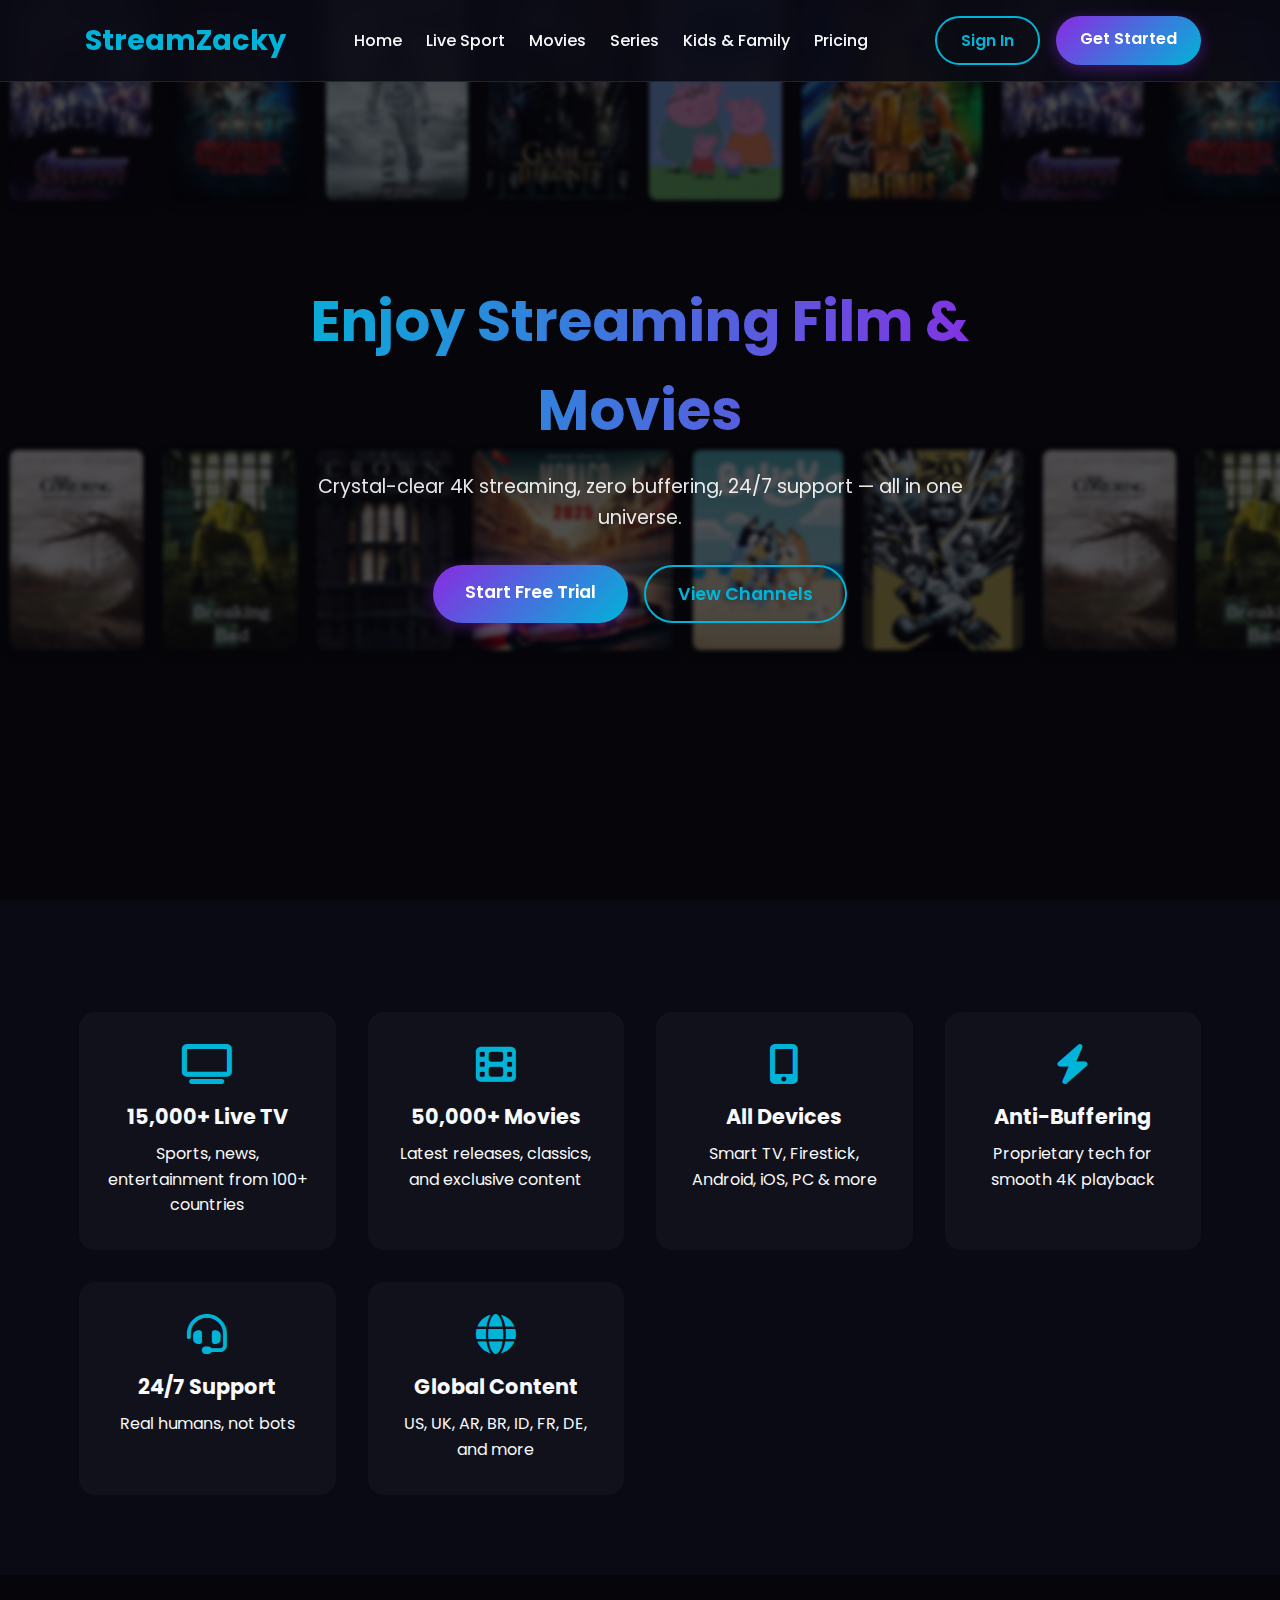
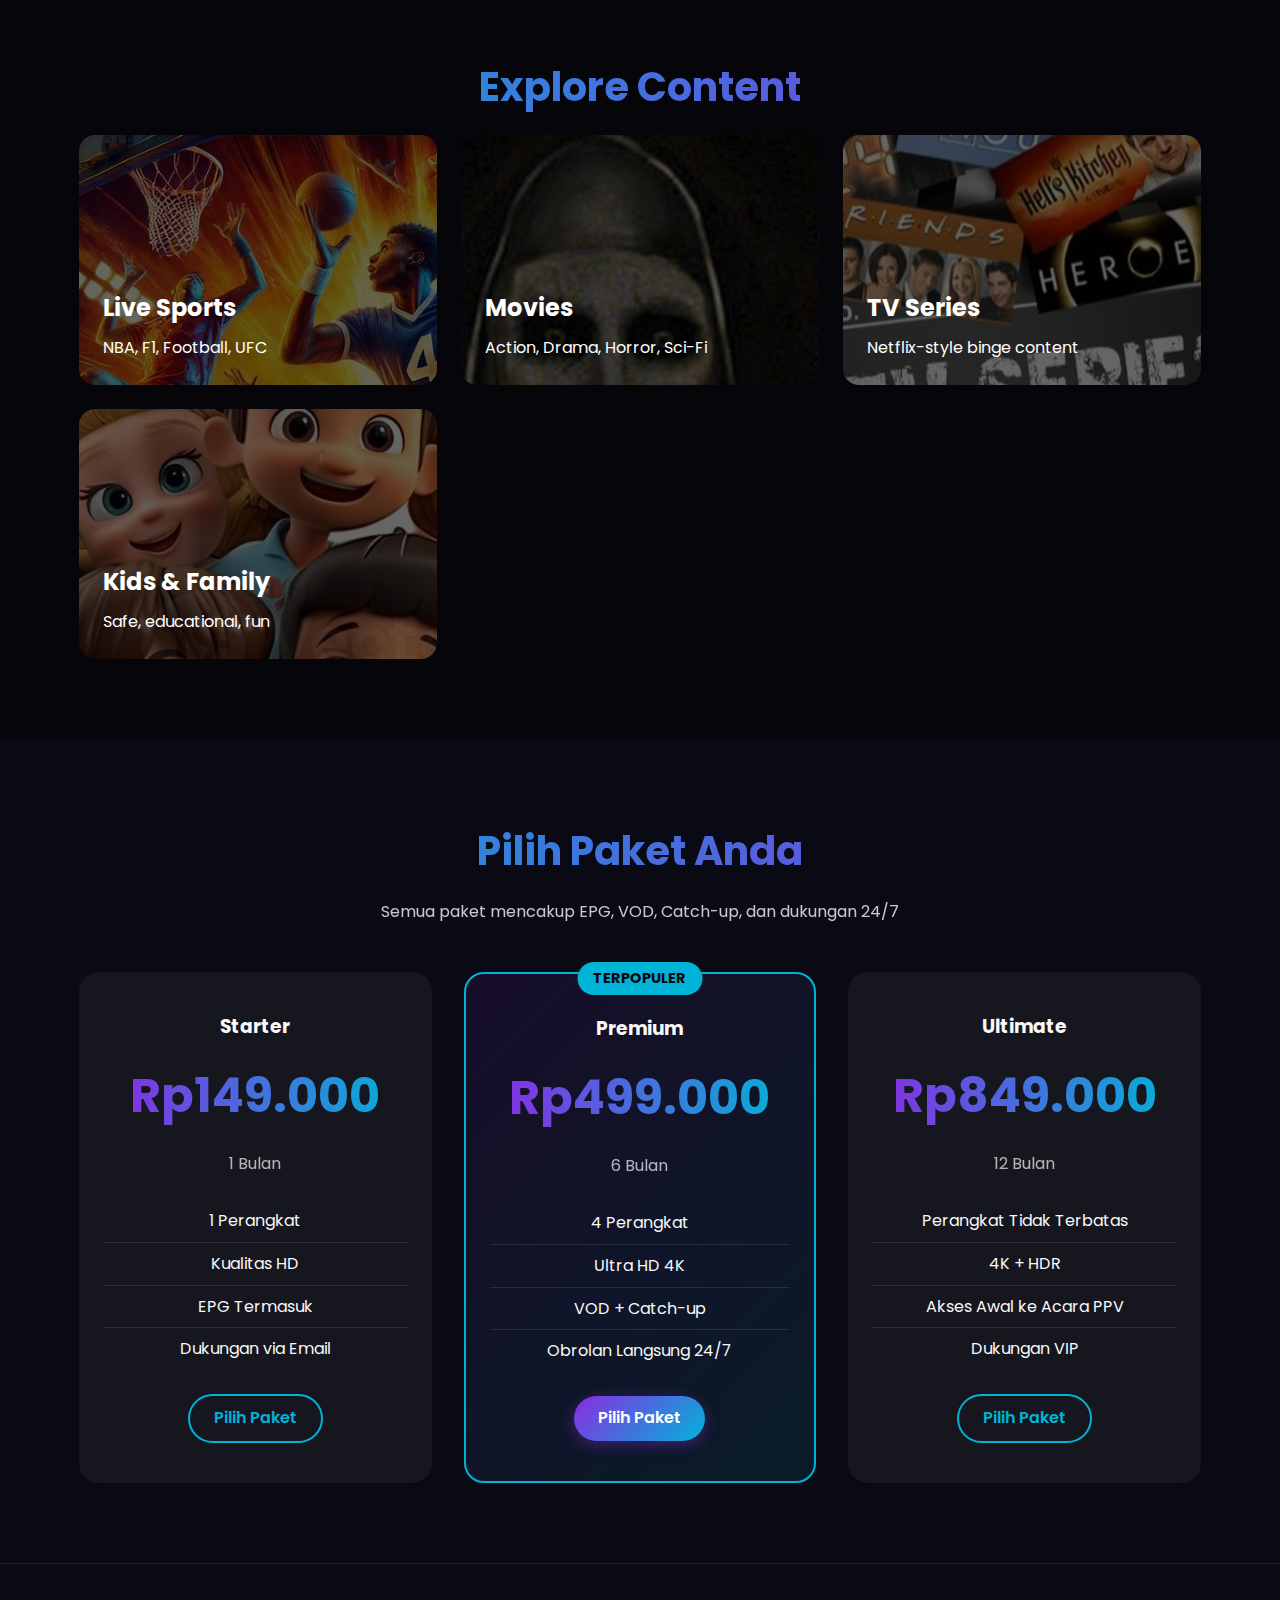
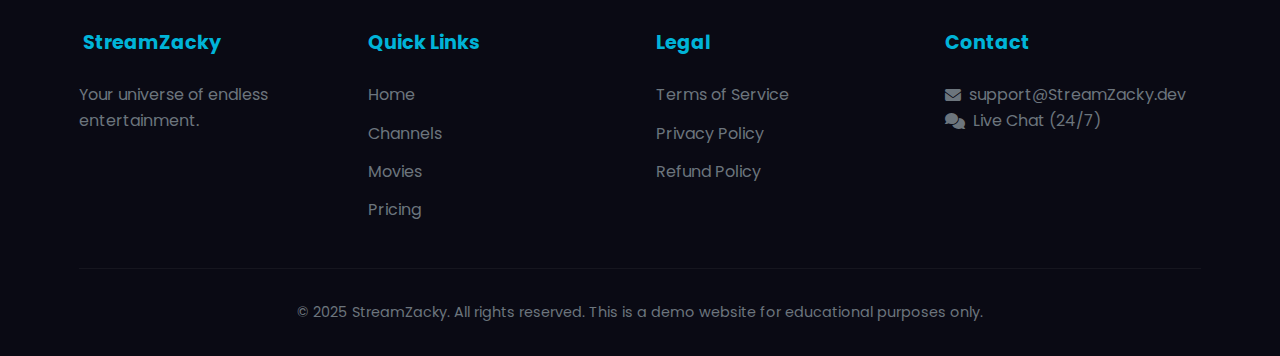
<file: index.html>
<!DOCTYPE html>
<html lang="en">
<head>
  <meta charset="UTF-8" />
  <meta name="viewport" content="width=device-width, initial-scale=1.0"/>
  <title>StreamZacky – Streaming Enjoy Movies</title>
  <link rel="stylesheet" href="style.css" />
  <link rel="stylesheet" href="https://cdnjs.cloudflare.com/ajax/libs/font-awesome/6.4.0/css/all.min.css">
  <link href="https://fonts.googleapis.com/css2?family=Poppins:wght@300;400;500;600;700&display=swap" rel="stylesheet">
</head>
<body>
  <!-- Navbar -->
  <nav class="navbar">
    <div class="container">
      <div class="logo">
        <h1><i class="fas fa-galaxy"></i> StreamZacky</h1>
      </div>
      <ul class="nav-links">
        <li><a href="#home">Home</a></li>
        <li><a href="category.html?genre=sports">Live Sport</a></li>
        <li><a href="category.html?genre=movies">Movies</a></li>
        <li><a href="category.html?genre=series">Series</a></li>
        <li><a href="category.html?genre=kids">Kids & Family</a></li>
        <li><a href="#pricing">Pricing</a></li>
      </ul>
      <div class="nav-buttons">
        <a href="#" class="btn btn-outline">Sign In</a>
        <a href="#pricing" class="btn btn-primary">Get Started</a>
      </div>
    </div>
  </nav>

  <!-- Hero Section -->
  <!-- Hero Banner dengan Animasi Looping -->
<section class="hero">
  <div class="hero-animated-bg">
    <!-- Baris 1 -->
    <div class="poster-row">
      <img src="img/EndGame.jpg" alt="Avengers">
      <img src="img/Stranger Things.jpg" alt="Stranger Things">
      <img src="img/Interstellar.jpg" alt="Interstellar">
      <img src="img/Game of Thrones.jpg" alt="Game of Thrones">
      <img src="img/Peppa Pig.jpg" alt="Peppa Pig">
      <img src="img/NBA.jpg" alt="NBA">
      <!-- Ulangi untuk loop seamless -->
      <img src="img/EndGame.jpg" alt="Avengers">
      <img src="img/Stranger Things.jpg" alt="Stranger Things">
      <img src="img/Interstellar.jpg" alt="Interstellar">
      <img src="img/Game of Thrones.jpg" alt="Game of Thrones">
      <img src="img/Peppa Pig.jpg" alt="Peppa Pig">
      <img src="img/NBA.jpg" alt="NBA">
    </div>
    <!-- Baris 2 (bergerak berlawanan arah) -->
    <div class="poster-row reverse">
      <img src="img/Conjuring.jpg" alt="The Conjuring">
      <img src="img/Breaking Bad.jpg" alt="Breaking Bad">
      <img src="img/The Crown.jpg" alt="The Crown">
      <img src="img/F1.jpg" alt="F1">
      <img src="img/Bluey.jpg" alt="Bluey">
      <img src="img/UFC.jpg" alt="UFC">
      <!-- Ulangi -->
      <img src="img/Conjuring.jpg" alt="The Conjuring">
      <img src="img/Breaking Bad.jpg" alt="Breaking Bad">
      <img src="img/The Crown.jpg" alt="The Crown">
      <img src="img/F1.jpg" alt="F1">
      <img src="img/Bluey.jpg" alt="Bluey">
      <img src="img/UFC.jpg" alt="UFC">
    </div>
  </div>

  <div class="hero-overlay"></div>
  <div class="container">
    <h1>Enjoy Streaming Film & Movies</h1>
    <p>Crystal-clear 4K streaming, zero buffering, 24/7 support — all in one universe.</p>
    <div class="hero-buttons">
      <a href="#pricing" class="btn btn-primary btn-lg">Start Free Trial</a>
      <a href="category.html?genre=sports" class="btn btn-outline btn-lg">View Channels</a>
    </div>
  </div>
</section>

  <!-- Features -->
  <section class="features">
    <div class="container">
      <div class="features-grid">
        <div class="feature-card">
          <i class="fas fa-tv"></i>
          <h3>15,000+ Live TV</h3>
          <p>Sports, news, entertainment from 100+ countries</p>
        </div>
        <div class="feature-card">
          <i class="fas fa-film"></i>
          <h3>50,000+ Movies</h3>
          <p>Latest releases, classics, and exclusive content</p>
        </div>
        <div class="feature-card">
          <i class="fas fa-mobile-alt"></i>
          <h3>All Devices</h3>
          <p>Smart TV, Firestick, Android, iOS, PC & more</p>
        </div>
        <div class="feature-card">
          <i class="fas fa-bolt"></i>
          <h3>Anti-Buffering</h3>
          <p>Proprietary tech for smooth 4K playback</p>
        </div>
        <div class="feature-card">
          <i class="fas fa-headset"></i>
          <h3>24/7 Support</h3>
          <p>Real humans, not bots</p>
        </div>
        <div class="feature-card">
          <i class="fas fa-globe"></i>
          <h3>Global Content</h3>
          <p>US, UK, AR, BR, ID, FR, DE, and more</p>
        </div>
      </div>
    </div>
  </section>

  <!-- Categories -->
  <section id="categories" class="categories">
    <div class="container">
      <h2 class="section-title">Explore Content</h2>
      <div class="categories-grid">
        <a href="category.html?genre=sports" class="category-card" style="background: linear-gradient(rgba(0,0,0,0.6), rgba(0,0,0,0.6)), url('img/Live Sports.jpg')">
          <h3>Live Sports</h3>
          <p>NBA, F1, Football, UFC</p>
        </a>
        <a href="category.html?genre=movies" class="category-card" style="background: linear-gradient(rgba(0,0,0,0.6), rgba(0,0,0,0.6)), url('img/Movie.jpg')">
          <h3>Movies</h3>
          <p>Action, Drama, Horror, Sci-Fi</p>
        </a>
        <a href="category.html?genre=series" class="category-card" style="background: linear-gradient(rgba(0,0,0,0.6), rgba(0,0,0,0.6)), url('img/TvSeries.jpg')">
          <h3>TV Series</h3>
          <p>Netflix-style binge content</p>
        </a>
        <a href="category.html?genre=kids" class="category-card" style="background: linear-gradient(rgba(0,0,0,0.6), rgba(0,0,0,0.6)), url('img/Kids.jpg')">
          <h3>Kids & Family</h3>
          <p>Safe, educational, fun</p>
        </a>
      </div>
    </div>
  </section>

  <!-- Harga -->
<section id="pricing" class="pricing">
  <div class="container">
    <h2 class="section-title">Pilih Paket Anda</h2>
    <p class="section-subtitle">Semua paket mencakup EPG, VOD, Catch-up, dan dukungan 24/7</p>
    
    <div class="pricing-grid">
      <div class="pricing-card">
        <h3>Starter</h3>
        <div class="price">Rp149.000</div>
        <div class="duration">1 Bulan</div>
        <ul>
          <li>1 Perangkat</li>
          <li>Kualitas HD</li>
          <li>EPG Termasuk</li>
          <li>Dukungan via Email</li>
        </ul>
        <a href="#" class="btn btn-outline">Pilih Paket</a>
      </div>

      <div class="pricing-card popular">
        <div class="popular-badge">TERPOPULER</div>
        <h3>Premium</h3>
        <div class="price">Rp499.000</div>
        <div class="duration">6 Bulan</div>
        <ul>
          <li>4 Perangkat</li>
          <li>Ultra HD 4K</li>
          <li>VOD + Catch-up</li>
          <li>Obrolan Langsung 24/7</li>
        </ul>
        <a href="#" class="btn btn-primary">Pilih Paket</a>
      </div>

      <div class="pricing-card">
        <h3>Ultimate</h3>
        <div class="price">Rp849.000</div>
        <div class="duration">12 Bulan</div>
        <ul>
          <li>Perangkat Tidak Terbatas</li>
          <li>4K + HDR</li>
          <li>Akses Awal ke Acara PPV</li>
          <li>Dukungan VIP</li>
        </ul>
        <a href="#" class="btn btn-outline">Pilih Paket</a>
      </div>
    </div>
  </div>
</section>

  <!-- Footer -->
  <footer>
    <div class="container">
      <div class="footer-grid">
        <div class="footer-col">
          <h4><i class="fas fa-galaxy"></i> StreamZacky</h4>
          <p>Your universe of endless entertainment.</p>
        </div>
        <div class="footer-col">
          <h4>Quick Links</h4>
          <ul>
            <li><a href="#home">Home</a></li>
            <li><a href="category.html?genre=sports">Channels</a></li>
            <li><a href="category.html?genre=movies">Movies</a></li>
            <li><a href="#pricing">Pricing</a></li>
          </ul>
        </div>
        <div class="footer-col">
          <h4>Legal</h4>
          <ul>
            <li><a href="#">Terms of Service</a></li>
            <li><a href="#">Privacy Policy</a></li>
            <li><a href="#">Refund Policy</a></li>
          </ul>
        </div>
        <div class="footer-col">
          <h4>Contact</h4>
          <p><i class="fas fa-envelope"></i> support@StreamZacky.dev</p>
          <p><i class="fas fa-comments"></i> Live Chat (24/7)</p>
        </div>
      </div>
      <div class="footer-bottom">
        <p>&copy; 2025 StreamZacky. All rights reserved. This is a demo website for educational purposes only.</p>
      </div>
    </div>
  </footer>

  <script src="script.js"></script>
</body>
</html>
</file>
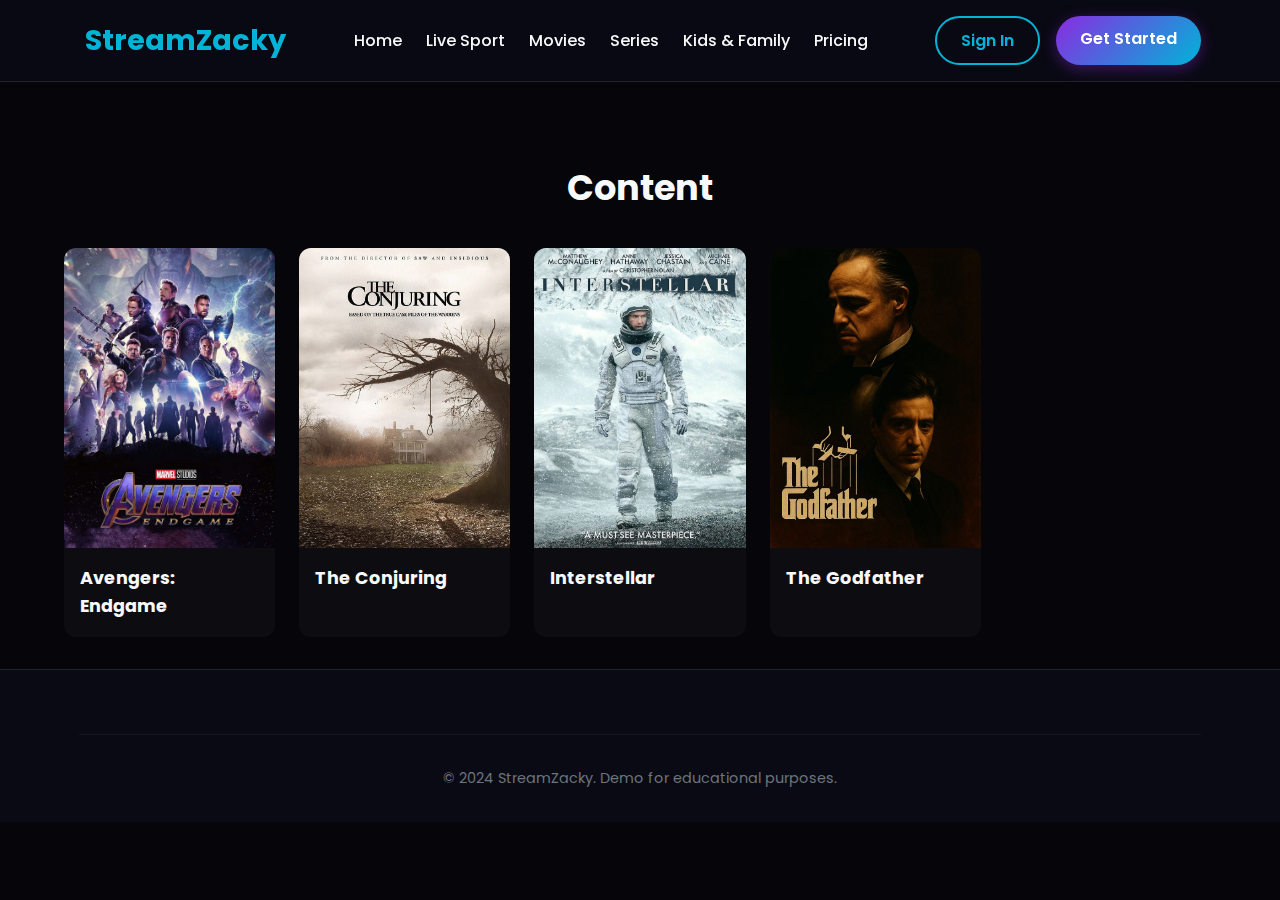
<file: category.html>
<!DOCTYPE html>
<html lang="en">
<head>
  <meta charset="UTF-8" />
  <meta name="viewport" content="width=device-width, initial-scale=1.0"/>
  <title>StreamZacky - Category</title>
  <link rel="stylesheet" href="style.css" />
  <link rel="stylesheet" href="https://cdnjs.cloudflare.com/ajax/libs/font-awesome/6.4.0/css/all.min.css">
  <link href="https://fonts.googleapis.com/css2?family=Poppins:wght@300;400;500;600;700&display=swap" rel="stylesheet">
</head>
<body>
  <!-- Navbar -->
  <nav class="navbar">
    <div class="container">
      <div class="logo">
        <h1><i class="fas fa-galaxy"></i> StreamZacky</h1>
      </div>
      <ul class="nav-links">
        <li><a href="index.html">Home</a></li>
        <li><a href="category.html?genre=sports">Live Sport</a></li>
        <li><a href="category.html?genre=movies">Movies</a></li>
        <li><a href="category.html?genre=series">Series</a></li>
        <li><a href="category.html?genre=kids">Kids & Family</a></li>
        <li><a href="index.html#pricing">Pricing</a></li>
      </ul>
      <div class="nav-buttons">
        <a href="#" class="btn btn-outline">Sign In</a>
        <a href="index.html#pricing" class="btn btn-primary">Get Started</a>
      </div>
    </div>
  </nav>

  <!-- Main Content -->
  <main class="container category-page">
    <h1 id="category-title">Loading...</h1>
    <div class="video-grid" id="category-grid">
      <!-- Konten akan dimuat di sini -->
    </div>
  </main>

  <footer>
    <div class="container">
      <div class="footer-bottom">
        <p>&copy; 2024 StreamZacky. Demo for educational purposes.</p>
      </div>
    </div>
  </footer>

  <script src="category.js"></script>
</body>
</html>
</file>
<file: style.css>
:root {
  --primary: #8A2BE2;
  --secondary: #00B4D8;
  --dark: #0a0a14;
  --darker: #05050a;
  --light: #f8f9fa;
  --gray: #6c757d;
}

* {
  margin: 0;
  padding: 0;
  box-sizing: border-box;
}

body {
  font-family: 'Poppins', sans-serif;
  background: var(--darker);
  color: var(--light);
  line-height: 1.6;
}

.container {
  width: 90%;
  max-width: 1200px;
  margin: 0 auto;
  padding: 0 15px;
}

/* Navbar */
.navbar {
  position: fixed;
  top: 0;
  width: 100%;
  z-index: 1000;
  background: rgba(10, 10, 20, 0.9);
  backdrop-filter: blur(10px);
  padding: 1rem 0;
  border-bottom: 1px solid rgba(255,255,255,0.1);
}

.navbar .container {
  display: flex;
  justify-content: space-between;
  align-items: center;
}

.logo h1 {
  color: var(--secondary);
  font-size: 1.8rem;
}

.nav-links {
  display: flex;
  list-style: none;
  gap: 1.5rem;
}

.nav-links a {
  color: var(--light);
  text-decoration: none;
  font-weight: 500;
  transition: color 0.3s;
}

.nav-links a:hover {
  color: var(--secondary);
}

.nav-actions {
  display: flex;
  align-items: center;
  gap: 1rem;
}

.profile img {
  width: 32px;
  height: 32px;
  border-radius: 4px;
}

.nav-buttons {
  display: flex;
  gap: 1rem;
}

.btn {
  padding: 0.6rem 1.5rem;
  border-radius: 30px;
  font-weight: 600;
  text-decoration: none;
  display: inline-block;
  transition: all 0.3s;
  font-size: 1rem;
}

.btn-primary {
  background: linear-gradient(135deg, var(--primary), var(--secondary));
  color: white;
  box-shadow: 0 4px 15px rgba(138, 43, 226, 0.4);
}

.btn-primary:hover {
  transform: translateY(-2px);
  box-shadow: 0 6px 20px rgba(138, 43, 226, 0.6);
}

.btn-outline {
  border: 2px solid var(--secondary);
  color: var(--secondary);
}

.btn-outline:hover {
  background: rgba(0, 180, 216, 0.1);
  transform: translateY(-2px);
}

.btn-lg {
  padding: 0.8rem 2rem;
  font-size: 1.1rem;
}

/* Hero dengan Animasi Poster Looping */
.hero {
  position: relative;
  height: 100vh;
  display: flex;
  align-items: center;
  justify-content: center;
  overflow: hidden;
  padding: 0;
}

.hero-animated-bg {
  position: absolute;
  top: 0;
  left: 0;
  width: 100%;
  height: 100%;
  z-index: -1;
  opacity: 0.3;
  filter: blur(2px);
}

.poster-row {
  display: flex;
  white-space: nowrap;
  position: absolute;
  animation: scroll-left 30s linear infinite;
}

.poster-row.reverse {
  animation: scroll-right 35s linear infinite;
  top: 50%;
}

.poster-row img {
  height: 200px;
  margin: 0 10px;
  border-radius: 8px;
  object-fit: cover;
  box-shadow: 0 4px 12px rgba(0,0,0,0.5);
}

@keyframes scroll-left {
  0% { transform: translateX(0); }
  100% { transform: translateX(-50%); }
}

@keyframes scroll-right {
  0% { transform: translateX(-50%); }
  100% { transform: translateX(0); }
}

.hero .container {
  position: relative;
  z-index: 2;
  text-align: center;
  color: white;
  max-width: 800px;
  padding: 0 20px;
}

.hero h1 {
  font-size: 3.5rem;
  margin-bottom: 1rem;
  background-clip: text;
  -webkit-background-clip: text;
  -webkit-text-fill-color: transparent;
  background-image: linear-gradient(to right, var(--secondary), var(--primary));
}

.hero p {
  font-size: 1.2rem;
  max-width: 700px;
  margin: 0 auto 2rem;
  opacity: 0.9;
}

.hero-buttons {
  display: flex;
  gap: 1rem;
  justify-content: center;
}

/* Features */
.features {
  padding: 5rem 0;
  background: var(--dark);
}

.features-grid {
  display: grid;
  grid-template-columns: repeat(auto-fit, minmax(250px, 1fr));
  gap: 2rem;
  margin-top: 2rem;
}

.feature-card {
  text-align: center;
  padding: 2rem 1.5rem;
  border-radius: 16px;
  background: rgba(255,255,255,0.03);
  transition: transform 0.3s, background 0.3s;
}

.feature-card:hover {
  transform: translateY(-10px);
  background: rgba(255,255,255,0.05);
}

.feature-card i {
  font-size: 2.5rem;
  color: var(--secondary);
  margin-bottom: 1rem;
}

.feature-card h3 {
  margin-bottom: 0.5rem;
  font-size: 1.3rem;
}

/* Categories */
.categories {
  padding: 5rem 0;
  background: var(--darker);
}

.section-title {
  text-align: center;
  font-size: 2.5rem;
  margin-bottom: 1rem;
  background-clip: text;
  -webkit-background-clip: text;
  -webkit-text-fill-color: transparent;
  background-image: linear-gradient(to right, var(--secondary), var(--primary));
}

.section-subtitle {
  text-align: center;
  opacity: 0.8;
  margin-bottom: 3rem;
}

.categories-grid {
  display: grid;
  grid-template-columns: repeat(auto-fit, minmax(280px, 1fr));
  gap: 1.5rem;
}

.category-card {
  height: 250px;
  border-radius: 16px;
  display: flex;
  flex-direction: column;
  justify-content: flex-end;
  padding: 1.5rem;
  color: white;
  background-size: cover;
  background-position: center;
  transition: transform 0.3s;
  text-decoration: none;
}

.category-card:hover {
  transform: scale(1.03);
}

.category-card h3 {
  font-size: 1.5rem;
  margin-bottom: 0.5rem;
}

/* Pricing */
.pricing {
  padding: 5rem 0;
  background: var(--dark);
}

.pricing-grid {
  display: grid;
  grid-template-columns: repeat(auto-fit, minmax(300px, 1fr));
  gap: 2rem;
  margin-top: 2rem;
}

.pricing-card {
  background: rgba(255,255,255,0.05);
  border-radius: 20px;
  padding: 2.5rem 1.5rem;
  text-align: center;
  position: relative;
  transition: transform 0.3s, background 0.3s;
}

.pricing-card:hover {
  transform: translateY(-10px);
  background: rgba(255,255,255,0.08);
}

.pricing-card.popular {
  background: linear-gradient(135deg, rgba(138,43,226,0.1), rgba(0,180,216,0.1));
  border: 2px solid var(--secondary);
}

.popular-badge {
  position: absolute;
  top: -12px;
  left: 50%;
  transform: translateX(-50%);
  background: var(--secondary);
  color: var(--darker);
  padding: 0.3rem 1rem;
  border-radius: 20px;
  font-weight: bold;
  font-size: 0.9rem;
}

.price {
  font-size: 3rem;
  font-weight: 700;
  margin: 1rem 0;
  background-clip: text;
  -webkit-background-clip: text;
  -webkit-text-fill-color: transparent;
  background-image: linear-gradient(to right, var(--primary), var(--secondary));
}

.duration {
  opacity: 0.7;
  margin-bottom: 1.5rem;
}

.pricing-card ul {
  list-style: none;
  margin: 1.5rem 0;
}

.pricing-card ul li {
  padding: 0.5rem 0;
  border-bottom: 1px solid rgba(255,255,255,0.1);
}

.pricing-card ul li:last-child {
  border-bottom: none;
}

/* Trust */
.trust {
  padding: 4rem 0;
  background: var(--darker);
  text-align: center;
}

.trust h3 {
  font-size: 1.8rem;
  margin-bottom: 2rem;
}

.device-logos {
  display: flex;
  justify-content: center;
  flex-wrap: wrap;
  gap: 2rem;
  margin-top: 2rem;
}

.device-logos img {
  height: 40px;
  object-fit: contain;
  filter: grayscale(100%) opacity(0.7);
  transition: filter 0.3s;
}

.device-logos img:hover {
  filter: grayscale(0%) opacity(1);
}

/* Category Page */
.category-page {
  padding: 5rem 0 2rem;
  margin-top: 80px;
}

.category-page h1 {
  text-align: center;
  margin-bottom: 2rem;
  font-size: 2.2rem;
}

.video-grid {
  display: grid;
  grid-template-columns: repeat(auto-fill, minmax(200px, 1fr));
  gap: 1.5rem;
}

.video-card {
  border-radius: 12px;
  overflow: hidden;
  background: rgba(255,255,255,0.03);
  transition: transform 0.3s;
}

.video-card:hover {
  transform: translateY(-5px);
}

.video-card img {
  width: 100%;
  height: 300px;
  object-fit: cover;
  display: block;
}

.video-info {
  padding: 1rem;
}

.video-info h3 {
  font-size: 1.1rem;
}

/* Footer */
footer {
  background: var(--dark);
  padding: 4rem 0 2rem;
  border-top: 1px solid rgba(255,255,255,0.1);
}

.footer-grid {
  display: grid;
  grid-template-columns: repeat(auto-fit, minmax(200px, 1fr));
  gap: 2rem;
  margin-bottom: 2rem;
}

.footer-col h4 {
  margin-bottom: 1.5rem;
  font-size: 1.2rem;
  color: var(--secondary);
}

.footer-col ul {
  list-style: none;
}

.footer-col ul li {
  margin-bottom: 0.8rem;
}

.footer-col ul li a {
  color: var(--gray);
  text-decoration: none;
  transition: color 0.3s;
}

.footer-col ul li a:hover {
  color: var(--secondary);
}

.footer-col p {
  display: flex;
  align-items: center;
  gap: 0.5rem;
  color: var(--gray);
}

.footer-bottom {
  text-align: center;
  padding-top: 2rem;
  border-top: 1px solid rgba(255,255,255,0.05);
  color: var(--gray);
  font-size: 0.9rem;
}

/* Responsive */
@media (max-width: 768px) {
  .nav-links {
    display: none;
  }
  
  .hero h1 {
    font-size: 2.5rem;
  }
  
  .hero-buttons {
    flex-direction: column;
    gap: 1rem;
  }
  
  .btn-lg {
    width: 100%;
    text-align: center;
  }
  
  .categories-grid,
  .pricing-grid,
  .features-grid {
    grid-template-columns: 1fr;
  }
  
  .poster-row img {
    height: 150px;
  }
}
</file>
